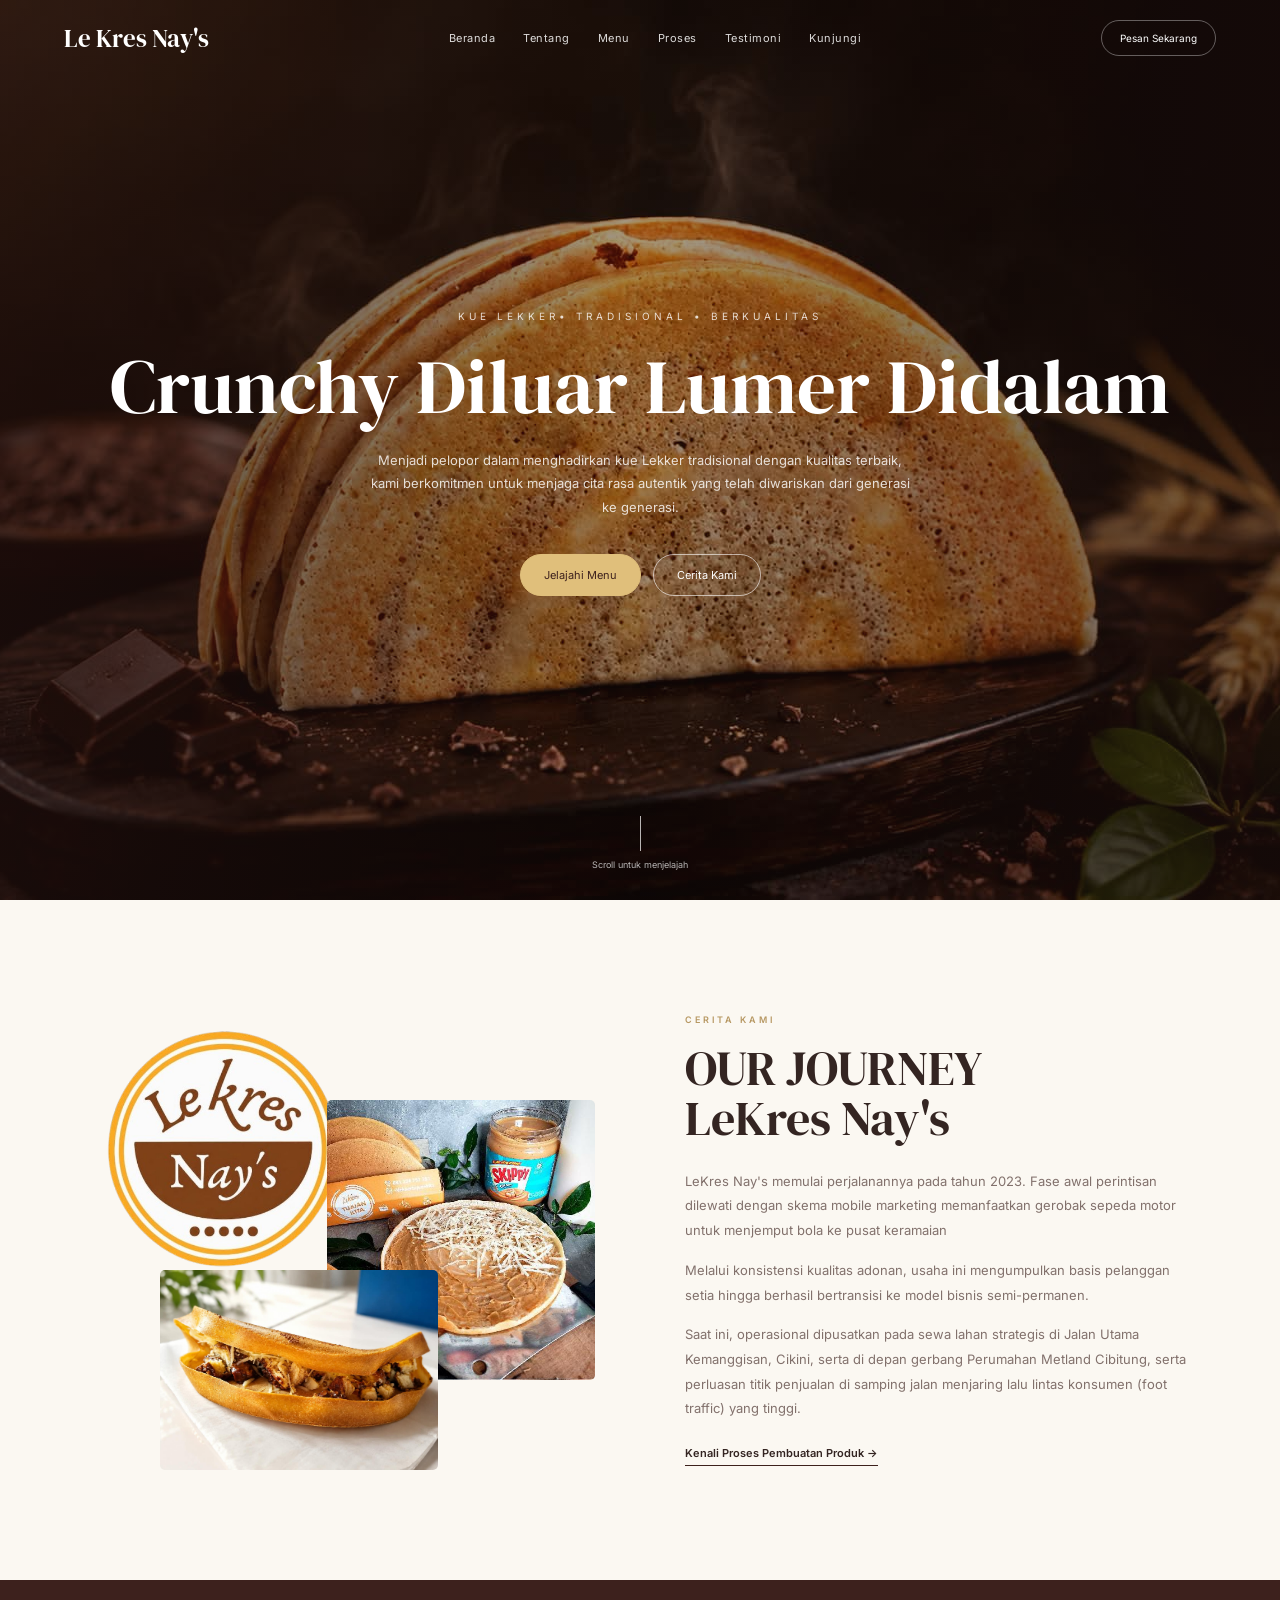
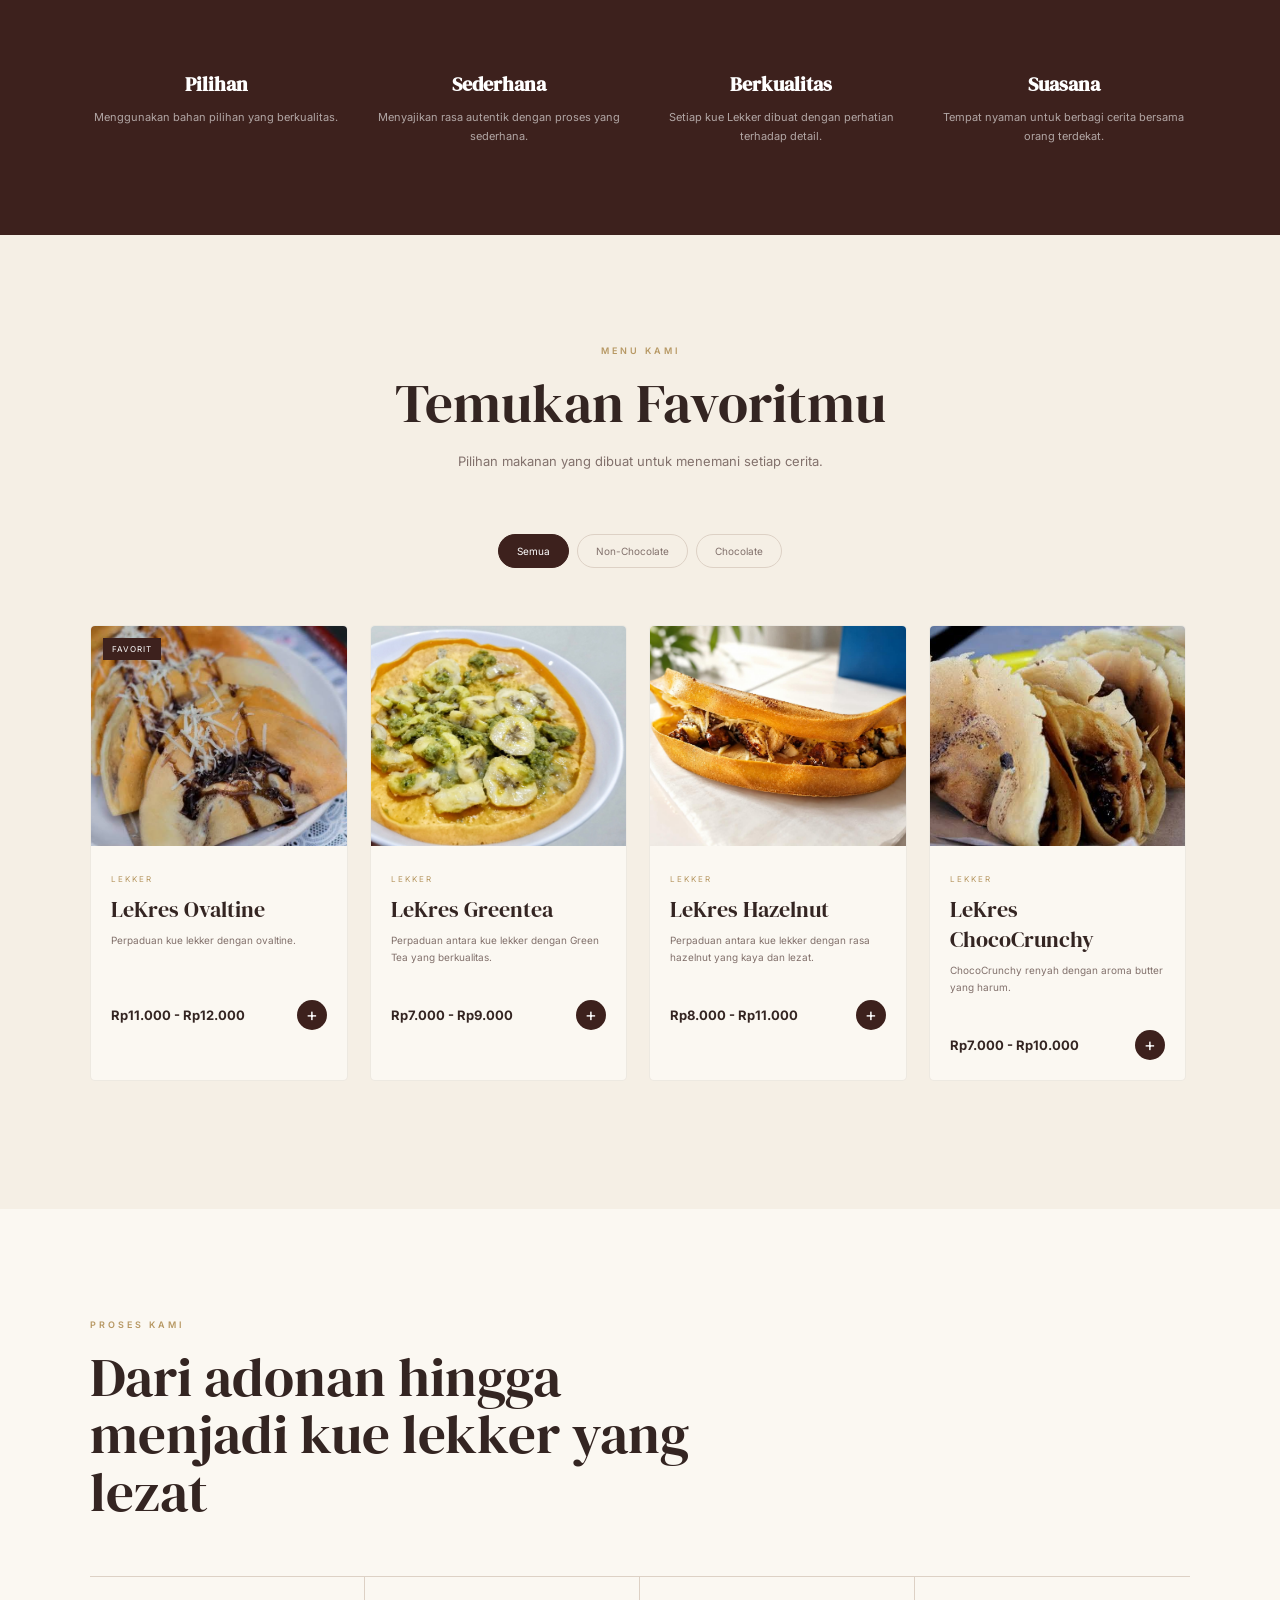
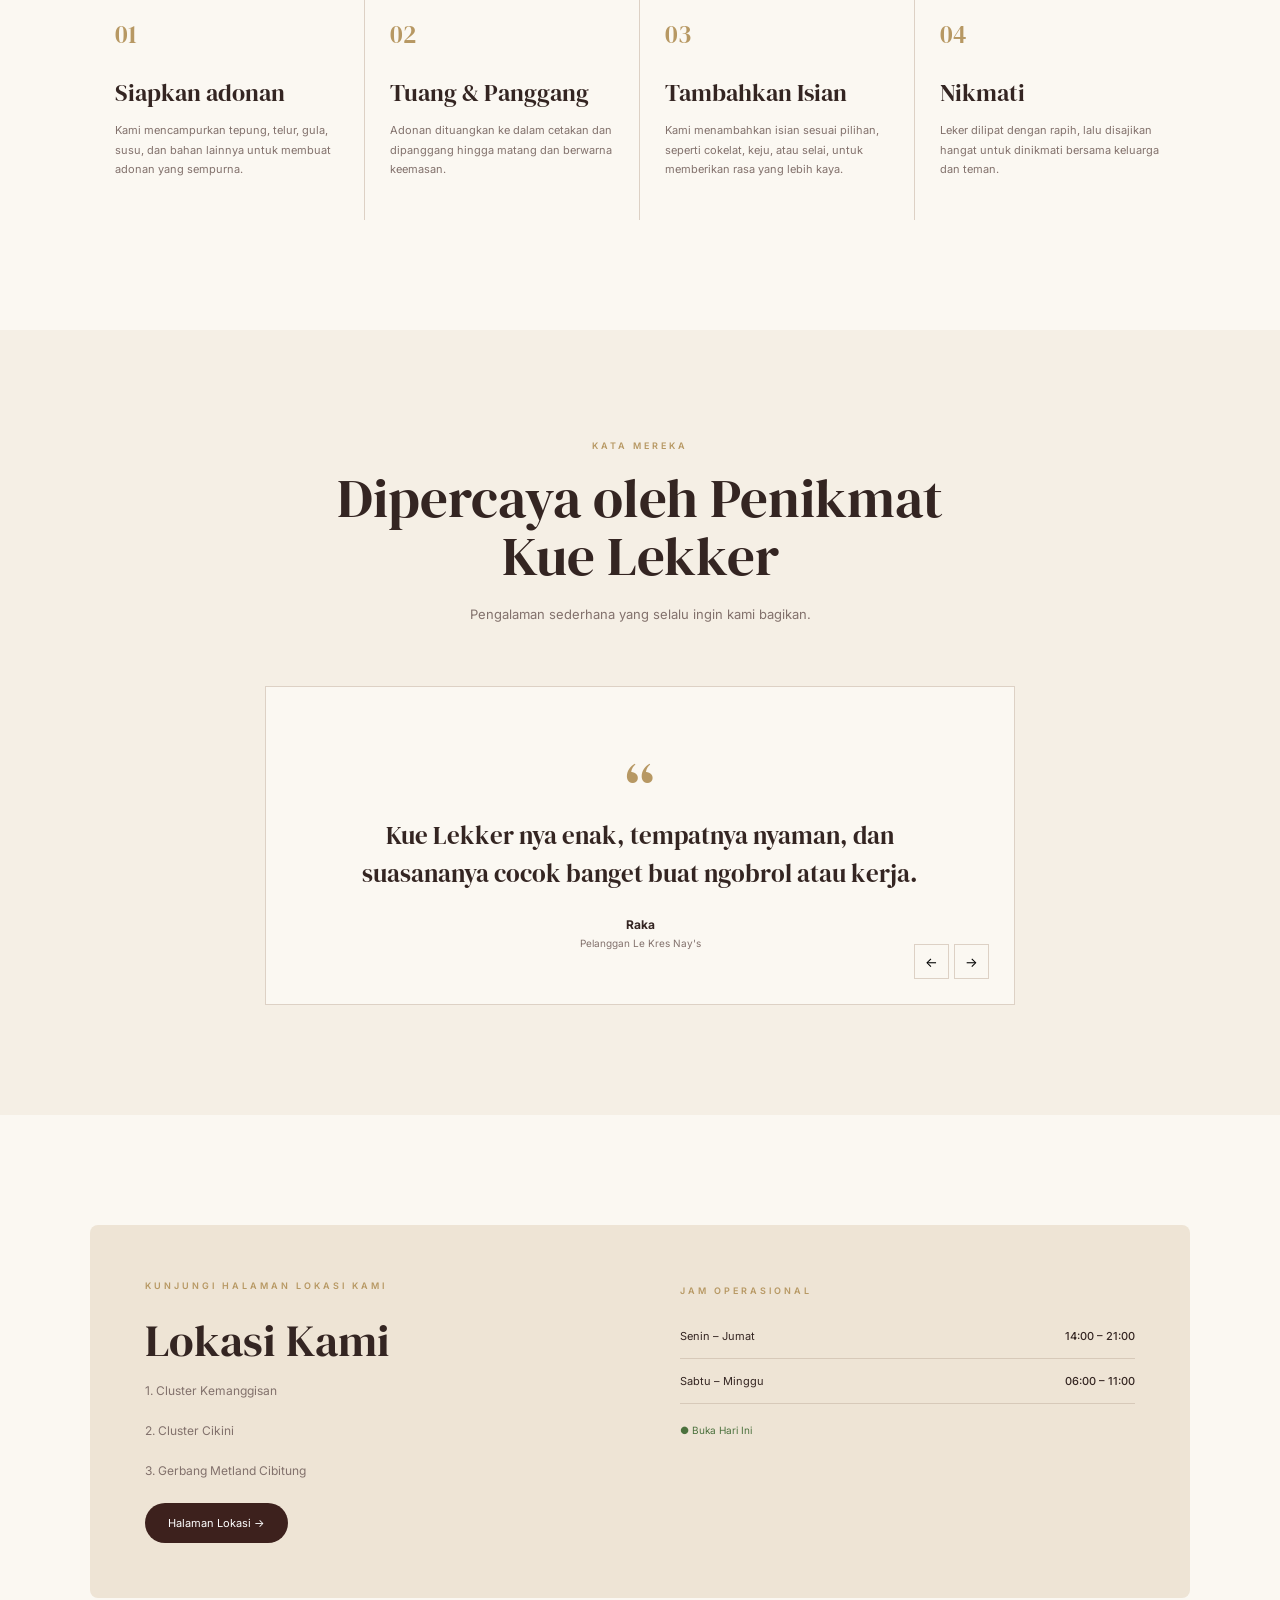
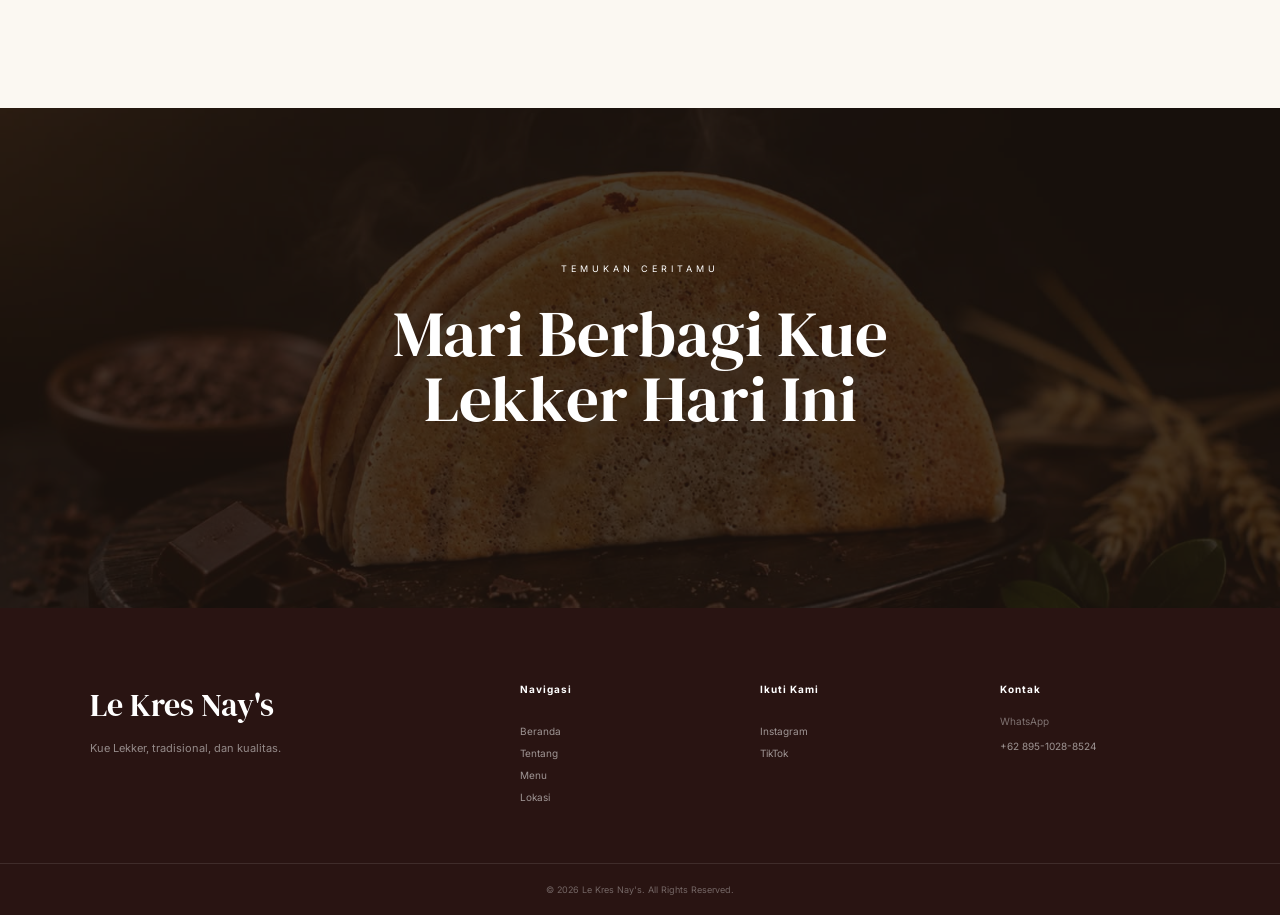
<file: index.html>
<!DOCTYPE html>
<html lang="id">
<head>
    <meta charset="UTF-8">
    <meta name="viewport" content="width=device-width, initial-scale=1.0">

    <title>Le kres Nay's | Profile & Menu</title>

    <link rel="preconnect" href="https://fonts.googleapis.com">
    <link rel="preconnect" href="https://fonts.gstatic.com" crossorigin>
    <link rel="shortcut icon" href="images/logo.png" type="image/x-icon">

    <link href="https://fonts.googleapis.com/css2?family=DM+Serif+Display&family=Inter:wght@300;400;500;600;700&display=swap" rel="stylesheet">

    <link rel="stylesheet" href="style.css">
</head>

<body>

    <!-- LOADING -->
    <div class="loader" id="loader">
        <div class="loader-logo"><img src="images/logo.png" alt=""></div>
        <h2>LeKresNay's</h2>
    </div>


    <!-- NAVBAR -->
    <header class="navbar" id="navbar">

        <div class="nav-container">

            <a href="#home" class="logo">
                Le Kres Nay's
            </a>

            <nav class="nav-menu">

                <a href="#home">Beranda</a>
                <a href="#tentang">Tentang</a>
                <a href="#menu">Menu</a>
                <a href="#proses">Proses</a>
                <a href="#testimoni">Testimoni</a>
                <a href="#lokasi">Kunjungi</a>

            </nav>

            <a href="#menu" class="nav-button">
                Pesan Sekarang
            </a>

            <button class="menu-toggle" id="menuToggle" aria-label="Buka menu" aria-expanded="false" aria-controls="mobileMenu">
                <span class="menu-toggle-bar"></span>
                <span class="menu-toggle-bar"></span>
                <span class="menu-toggle-bar"></span>
            </button>

        </div>

    </header>

    <!-- MOBILE MENU OVERLAY -->
    <div class="mobile-menu-overlay" id="mobileMenuOverlay"></div>

    <!-- MOBILE MENU -->
    <div class="mobile-menu" id="mobileMenu">

        <a href="#home">Beranda</a>
        <a href="#tentang">Tentang</a>
        <a href="#menu">Menu</a>
        <a href="#proses">Proses</a>
        <a href="#testimoni">Testimoni</a>
        <a href="#lokasi">Kunjungi</a>

    </div>


    <!-- HERO -->
    <section class="hero" id="home">

        <div class="hero-overlay"></div>

        <div class="hero-content">

            <span class="hero-small">
                KUE LEKKER• TRADISIONAL • BERKUALITAS
            </span>

            <h1>
                Crunchy Diluar Lumer Didalam
            </h1>

            <p>
                Menjadi pelopor dalam menghadirkan kue Lekker tradisional dengan kualitas terbaik, kami berkomitmen untuk menjaga cita rasa autentik yang telah diwariskan dari generasi ke generasi.
            </p>

            <div class="hero-buttons">

                <a href="#menu" class="btn btn-primary">
                    Jelajahi Menu
                </a>

                <a href="#tentang" class="btn btn-outline">
                    Cerita Kami
                </a>

            </div>

        </div>

        <div class="scroll-down">
            <span></span>
            Scroll untuk menjelajah
        </div>

    </section>


    <!-- STORY -->
    <section class="story section" id="tentang">

        <div class="container">

            <div class="story-images reveal">

                <img src="images/logo.png" alt="Kopi">

                <img src="images/Lekres Skippy.jpeg" alt="Biji Kopi">

                <img src="images/lekerpisang.jpeg" alt="Le Kres Nay's">

            </div>


            <div class="story-content reveal">

                <span class="section-label">
                    CERITA KAMI
                </span>

                <h2>
                    OUR JOURNEY
                    <br>
                 LeKres Nay's
                </h2>

                <p>
                    LeKres Nay's memulai perjalanannya pada tahun 2023. Fase awal perintisan dilewati dengan skema mobile marketing memanfaatkan gerobak sepeda motor untuk menjemput bola ke pusat keramaian
                </p>
                <p>
                    Melalui konsistensi kualitas adonan, usaha ini mengumpulkan basis pelanggan setia hingga berhasil bertransisi ke model bisnis semi-permanen.
                </p>
                <p>
                    Saat ini, operasional dipusatkan pada sewa lahan strategis di Jalan Utama Kemanggisan, Cikini, serta di depan gerbang Perumahan Metland Cibitung, serta perluasan titik penjualan di samping jalan menjaring lalu lintas konsumen (foot traffic) yang tinggi.
                </p>
                <a href="#proses" class="text-link">
                    Kenali Proses Pembuatan Produk →
                </a>

            </div>

        </div>

    </section>


    <!-- VALUES -->
    <section class="values">

        <div class="container">

            <div class="value-grid">

                <div class="value-item reveal">
                    <h3>Pilihan</h3>

                    <p>
                        Menggunakan bahan pilihan
                        yang berkualitas.
                    </p>

                </div>


                <div class="value-item reveal">
                    <h3>Sederhana</h3>

                    <p>
                        Menyajikan rasa autentik dengan
                        proses yang sederhana.
                    </p>

                </div>


                <div class="value-item reveal">
                    <h3>Berkualitas</h3>

                    <p>
                        Setiap kue Lekker dibuat dengan
                        perhatian terhadap detail.
                    </p>

                </div>


                <div class="value-item reveal">
                    <h3>Suasana</h3>

                    <p>
                        Tempat nyaman untuk berbagi
                        cerita bersama orang terdekat.
                    </p>

                </div>

            </div>

        </div>

    </section>


    <!-- MENU -->
    <section class="menu-section section" id="menu">

        <div class="container">

            <div class="section-heading reveal">

                <span class="section-label">
                    MENU KAMI
                </span>

                <h2>
                    Temukan Favoritmu
                </h2>

                <p>
                    Pilihan makanan yang
                    dibuat untuk menemani setiap cerita.
                </p>

            </div>


            <div class="filter-buttons">

                <button class="filter active" data-filter="all">
                    Semua
                </button>

                <button class="filter" data-filter="non-chocolate">
                    Non-Chocolate
                </button>

                <button class="filter" data-filter="Chocolate">
                    Chocolate
                </button>

            </div>


            <div class="product-grid">


                <!-- PRODUK 1 -->
                <div class="product-card reveal" data-category="Chocolate">

                    <div class="product-image">

                        <img src="images/lakers3.jpeg" alt="Ovaltine">

                        <span class="product-tag">
                            FAVORIT
                        </span>

                    </div>

                    <div class="product-info">

                        <span>LEKKER</span>

                        <h3>LeKres Ovaltine</h3>

                        <p>
                            Perpaduan kue lekker
                            dengan ovaltine.
                        </p>

                        <div class="product-bottom">

                            <strong>
                               Rp11.000 - Rp12.000
                            </strong>

                            <button
                                class="order-btn"
                                data-product="LeKres Ovaltine">
                                +
                            </button>

                        </div>

                    </div>

                </div>


                <!-- PRODUK 2 -->
                <div class="product-card reveal" data-category="non-chocolate">

                    <div class="product-image">

                        <img src="images/greentea.jpeg" alt="Greentea">

                    </div>

                    <div class="product-info">

                        <span>LEKKER</span>

                        <h3>LeKres Greentea</h3>

                        <p>
                            Perpaduan antara kue lekker dengan Green Tea yang berkualitas.
                        </p>

                        <div class="product-bottom">

                            <strong>
                                Rp7.000 - Rp9.000
                            </strong>

                            <button
                                class="order-btn"
                                data-product="LeKres Greentea">
                                +
                            </button>

                        </div>

                    </div>

                </div>


                <!-- PRODUK 3 -->
                <div class="product-card reveal" data-category="Chocolate">

                    <div class="product-image">

                        <img src="images/lekerpisang.jpeg" alt="Hazelnut">

                    </div>

                    <div class="product-info">

                        <span>LEKKER</span>

                        <h3>LeKres Hazelnut</h3>

                        <p>
                            Perpaduan antara kue lekker dengan rasa hazelnut yang kaya dan lezat.
                        </p>

                        <div class="product-bottom">

                            <strong>
                                Rp8.000 - Rp11.000
                            </strong>

                            <button
                                class="order-btn"
                                data-product="LeKres Hazelnut">
                                +
                            </button>

                        </div>

                    </div>

                </div>


                <!-- PRODUK 4 -->
                <div class="product-card reveal" data-category="Chocolate">

                    <div class="product-image">

                        <img src="images/lakers1.jpeg" alt="ChocoCrunchy">

                    </div>

                    <div class="product-info">

                        <span>LEKKER</span>

                        <h3>LeKres ChocoCrunchy</h3>

                        <p>
                            ChocoCrunchy renyah dengan aroma
                            butter yang harum.
                        </p>

                        <div class="product-bottom">

                            <strong>
                                Rp7.000 - Rp10.000
                            </strong>

                            <button
                                class="order-btn"
                                data-product="LeKres ChocoCrunchy">
                                +
                            </button>

                        </div>

                    </div>

                </div>

                <!-- PRODUK 5 -->
                <div class="product-card reveal" data-category="non-chocolate">

                    <div class="product-image">

                        <img src="images/vanilla.jpeg" alt="Vanilla">

                    </div>

                    <div class="product-info">

                        <span>LEKKER</span>

                        <h3>LeKres Vanilla</h3>

                        <p>
                            Manis, lembut, dan harum dengan rasa vanilla yang klasik.
                        </p>

                        <div class="product-bottom">

                            <strong>
                               Rp7.000 - 8.000
                            </strong>

                            <button
                                class="order-btn"
                                data-product="LeKres Vanilla">
                                +
                            </button>

                        </div>

                    </div>

                </div>

                <!-- PRODUK 6 -->
                <div class="product-card reveal" data-category="non-chocolate">

                    <div class="product-image">

                        <img src="images/LeKres Tiramisu.jpeg" alt="Tiramisu">

                    </div>

                    <div class="product-info">

                        <span>LEKKER</span>

                        <h3>LeKres Tiramisu</h3>

                        <p>
                           Creamy dengan perpaduan manis dan sedikit pahit khas kopi yang bikin rasanya lebih rich.
                        </p>

                        <div class="product-bottom">

                            <strong>
                                Rp6.000 - Rp9.000
                            </strong>

                            <button
                                class="order-btn"
                                data-product="LeKres Tiramisu">
                                +
                            </button>

                        </div>

                    </div>

                </div>

                 <!-- PRODUK 7 -->
                <div class="product-card reveal" data-category="non-chocolate">

                    <div class="product-image">

                        <img src="images/pistacio.jpeg" alt="Pistachio">

                    </div>

                    <div class="product-info">

                        <span>LEKKER</span>

                        <h3>LeKres Pistachio</h3>

                        <p>
                            Perpaduan antara kue lekker dengan Pistachio berkualitas.
                        </p>

                        <div class="product-bottom">

                            <strong>
                                Rp8.000 - Rp9.000
                            </strong>

                            <button
                                class="order-btn"
                                data-product="LeKres Pistachio">
                                +
                            </button>

                        </div>

                    </div>

                </div>
                <!-- PRODUK 8 -->
                <div class="product-card reveal" data-category="non-chocolate">

                    <div class="product-image">

                        <img src="images/LeKres Strawberry.jpeg" alt="Strawberry">

                    </div>

                    <div class="product-info">

                        <span>LEKKER</span>

                        <h3>LeKres Strawberry</h3>

                        <p>
                            Manis dan fruity dengan sedikit rasa asam yang segar dan bikin nggak gampang enek.
                        </p>

                        <div class="product-bottom">

                            <strong>
                                Rp5.000 - Rp6.000
                            </strong>

                            <button
                                class="order-btn"
                                data-product="LeKres Strawberry">
                                +
                            </button>

                        </div>

                    </div>

                </div>

                 <!-- PRODUK 9 -->
                <div class="product-card reveal" data-category="non-chocolate">

                    <div class="product-image">

                        <img src="images/LeKres Blueberry.jpeg" alt="Blueberry">

                    </div>

                    <div class="product-info">

                        <span>LEKKER</span>

                        <h3>LeKres Blueberry</h3>

                        <p>
                            Perpaduan antara kue lekker dengan Blueberry berkualitas.
                        </p>

                        <div class="product-bottom">

                            <strong>
                                Rp5.000 - Rp6.000
                            </strong>

                            <button
                                class="order-btn"
                                data-product="LeKres Blueberry">
                                +
                            </button>

                        </div>

                    </div>

                </div>

                 <!-- PRODUK 10 -->
                <div class="product-card reveal" data-category="non-chocolate">

                    <div class="product-image">

                        <img src="images/Lekres Skippy.jpeg" alt="Skippy">

                    </div>

                    <div class="product-info">

                        <span>LEKKER</span>

                        <h3>LeKres Skippy</h3>

                        <p>
                            Perpaduan antara kue lekker dengan Skippy berkualitas.
                        </p>

                        <div class="product-bottom">

                            <strong>
                                Rp7.000 - Rp9.000
                            </strong>

                            <button
                                class="order-btn"
                                data-product="LeKres Skippy">
                                +
                            </button>

                        </div>

                    </div>

                </div>

                 <!-- PRODUK 11 -->
                <div class="product-card reveal" data-category="non-chocolate">

                    <div class="product-image">

                        <img src="images/LeKres Biscoff.jpeg" alt="Biscoff">

                    </div>

                    <div class="product-info">

                        <span>LEKKER</span>

                        <h3>LeKres Biscoff</h3>

                        <p>
                           Manis karamel dengan aroma biskuit yang harum dan rasa buttery yang khas.

                        </p>

                        <div class="product-bottom">

                            <strong>
                                Rp10.000 - Rp11.000
                            </strong>

                            <button
                                class="order-btn"
                                data-product="LeKres Biscoff">
                                +
                            </button>

                        </div>

                    </div>

                </div>

                 <!-- PRODUK 12 -->
                <div class="product-card reveal" data-category="non-chocolate">

                    <div class="product-image">

                        <img src="images/chese.jpg" alt="Cheese Crunchy">

                    </div>

                    <div class="product-info">

                        <span>LEKKER</span>

                        <h3>LeKres Cheese Crunchy</h3>

                        <p>
                            Crunchy di luar, cheesy di setiap gigitan .
                        </p>

                        <div class="product-bottom">

                            <strong>
                                Rp7.000 - Rp10.000
                            </strong>

                            <button
                                class="order-btn"
                                data-product="LeKres Cheese Crunchy">
                                +
                            </button>

                        </div>

                    </div>

                </div>

                
            

            </div>

        </div>

    </section>


    <!-- PROCESS -->
    <section class="process section" id="proses">

        <div class="container">

            <div class="process-heading reveal">

                <span class="section-label">
                    PROSES KAMI
                </span>

                <h2>
                    Dari adonan hingga menjadi kue lekker yang lezat
                </h2>

            </div>


            <div class="process-grid">

                <div class="process-item reveal">

                    <div class="process-number">
                        01
                    </div>

                    <h3>Siapkan adonan
                    </h3>

                    <p>
                        Kami mencampurkan tepung, telur, gula, susu, dan bahan lainnya untuk membuat adonan yang sempurna.
                    </p>

                </div>


                <div class="process-item reveal">

                    <div class="process-number">
                        02
                    </div>

                    <h3>Tuang & Panggang</h3>

                    <p>
                        Adonan dituangkan ke dalam cetakan dan dipanggang hingga matang dan berwarna keemasan.
                    </p>

                </div>


                <div class="process-item reveal">

                    <div class="process-number">
                        03
                    </div>

                    <h3>Tambahkan Isian</h3>

                    <p>
                        Kami menambahkan isian sesuai pilihan, seperti cokelat, keju, atau selai, untuk memberikan rasa yang lebih kaya.
                    </p>

                </div>


                <div class="process-item reveal">

                    <div class="process-number">
                        04
                    </div>

                    <h3>Nikmati</h3>

                    <p>
                       Leker dilipat dengan rapih, lalu disajikan hangat untuk dinikmati bersama keluarga dan teman.
                    </p>

                </div>

            </div>

        </div>

    </section>


    <!-- TESTIMONIAL -->
    <section class="testimonial section" id="testimoni">

        <div class="container">

            <div class="section-heading reveal">

                <span class="section-label">
                    KATA MEREKA
                </span>

                <h2>
                    Dipercaya oleh Penikmat Kue Lekker
                </h2>

                <p>
                    Pengalaman sederhana yang selalu
                    ingin kami bagikan.
                </p>

            </div>


            <div class="testimonial-box reveal">

                <div class="quote">
                    “
                </div>

                <p id="testimonialText">
                    Kue Lekker nya enak, tempatnya nyaman,
                    dan suasananya cocok banget buat
                    ngobrol atau kerja.
                </p>

                <div class="customer">

                    <strong id="customerName">
                        Raka
                    </strong>

                    <span>
                        Pelanggan Le Kres Nay's
                    </span>

                </div>

                <div class="testimonial-controls">

                    <button id="prevTestimonial">
                        ←
                    </button>

                    <button id="nextTestimonial">
                        →
                    </button>

                </div>

            </div>

        </div>

    </section>


    <!-- LOCATION -->
    <section class="location section" id="lokasi">

        <div class="container">

            <div class="location-card reveal">

                <div class="location-info">

                    <span class="section-label">
                        KUNJUNGI HALAMAN LOKASI KAMI
                    </span>

                    <h2>
                        Lokasi Kami
                    </h2>

                    <p>
                        <a href="">1. Cluster Kemanggisan</a>
                    </p>
                    <p>
                        <a href="">2. Cluster Cikini</a>
                    </p>
                    <p>
                        <a href="">3. Gerbang Metland Cibitung</a>
                    </p>
              

                    <a
                        href="lokasi.html"
                        target="_blank"
                        class="btn btn-dark">
                        Halaman Lokasi →
                    </a>

                </div>


                <div class="opening-hours">

                    <span class="section-label">
                        JAM OPERASIONAL
                    </span>

                    <div class="hours-row">

                        <span>
                            Senin – Jumat
                        </span>

                        <strong>
                            14:00 – 21:00
                        </strong>

                    </div>

                    <div class="hours-row">

                        <span>
                            Sabtu – Minggu
                        </span>

                        <strong>
                            06:00 – 11:00
                        </strong>

                    </div>

                    <span class="open-status">
                        ● Buka Hari Ini
                    </span>

                </div>

            </div>

        </div>

    </section>


    <!-- CTA -->
    <section class="cta">

        <div class="cta-overlay"></div>

        <div class="cta-content reveal">

            <span>
                TEMUKAN CERITAMU
            </span>

            <h2>
                Mari Berbagi
                Kue Lekker Hari Ini
            </h2>

    
        </div>

    </section>


    <!-- FOOTER -->
    <footer>


        <div class="container footer-container">

            <div class="footer-brand">

                <h2>Le Kres Nay's</h2>

                <p>
                    Kue Lekker, tradisional, dan kualitas.
                </p>

            </div>


            <div class="footer-links">

                <h4>Navigasi</h4>

                <a href="#home">Beranda</a>
                <a href="#tentang">Tentang</a>
                <a href="#menu">Menu</a>
                <a href="#lokasi">Lokasi</a>

            </div>


            <div class="footer-links">

                <h4>Ikuti Kami</h4>

                <a href="https://www.instagram.com/lekres_nays?utm_source=ig_web_button_share_sheet&stkn=ZDNlZDc0MzIxNw==">
                    Instagram
                </a>

                <a href="https://www.tiktok.com/@lekker_metlandcibitung">
                    TikTok
                </a>

            </div>


            <div class="footer-contact">

                <h4>Kontak</h4>

                <p>
                    WhatsApp
                </p>

                <a href="https://wa.me/6289510288524">
                    +62 895-1028-8524
                </a>

            </div>

        </div>


        <div class="copyright">

            © <span id="year"></span> Le Kres Nay's.
            All Rights Reserved.

        </div>

    </footer>


    <!-- ORDER MODAL -->
    <div class="modal" id="orderModal">

        <div class="modal-content">

            <button class="close-modal" id="closeModal">
                ×
            </button>

            <span class="section-label">
                PESAN SEKARANG
            </span>

            <h2 id="selectedProduct">
                Produk
            </h2>

            <p>
                Pesan melalui WhatsApp dan
                kami akan segera memproses pesanan Anda.
            </p>

            <a
                id="whatsappButton"
                href="#"
                target="_blank"
                class="btn btn-primary">
                Pesan via WhatsApp
            </a>

        </div>

    </div>


    <script src="script.js"></script>

</body>
</html>
</file>
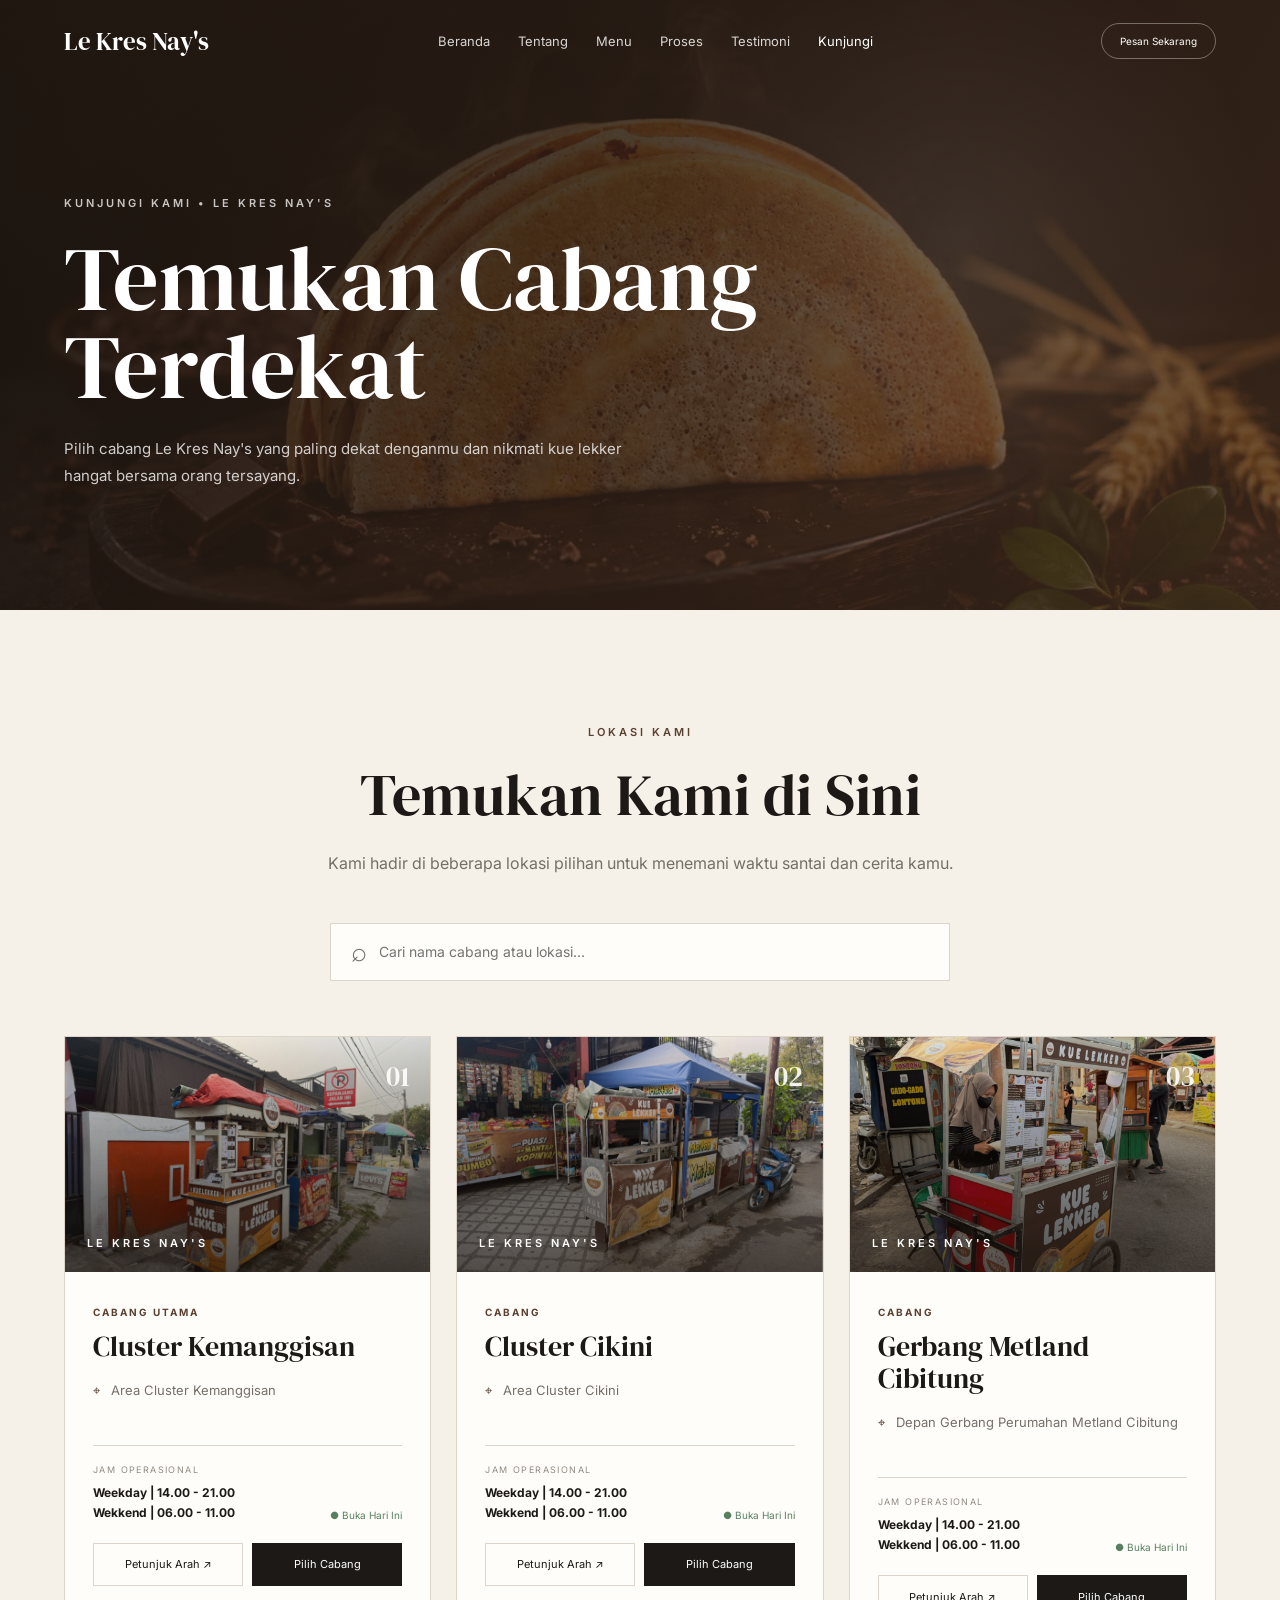
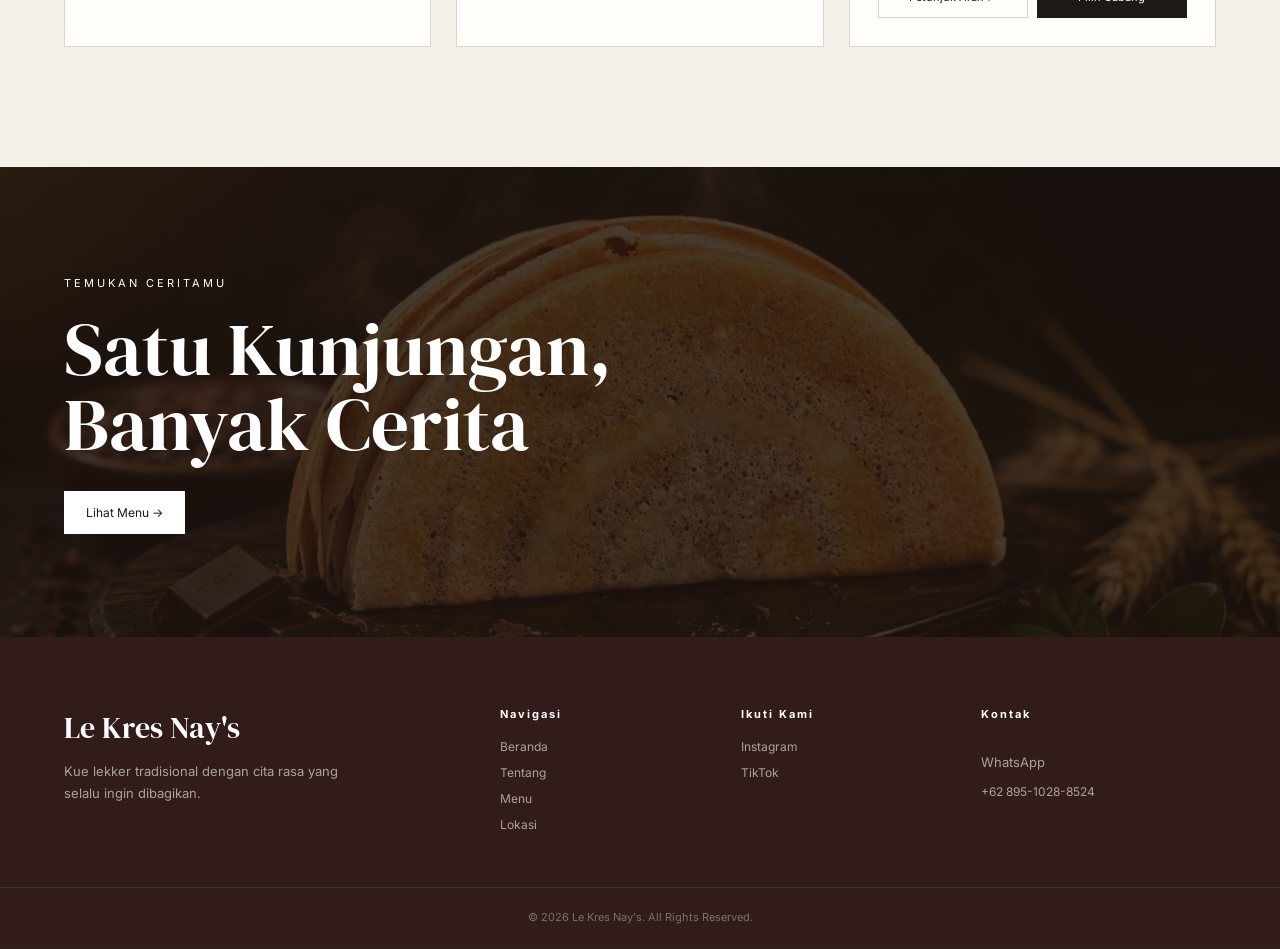
<file: lokasi.html>
<!DOCTYPE html>
<html lang="id">
<head>
    <meta charset="UTF-8">
    <meta name="viewport" content="width=device-width, initial-scale=1.0">
    <title>Le Kres Nay's | Lokasi</title>
    <link rel="shortcut icon" href="images/logo.png" type="image/x-icon">

    <link rel="preconnect" href="https://fonts.googleapis.com">
    <link rel="preconnect" href="https://fonts.gstatic.com" crossorigin>
    <link href="https://fonts.googleapis.com/css2?family=DM+Serif+Display&family=Inter:wght@300;400;500;600;700&display=swap  " rel="stylesheet">
   

    <link rel="stylesheet" href="lokasi.css">
</head>

<body>

    <!-- LOADER -->
    <div class="loader" id="loader">
        <div class="loader-logo">🥞</div>
        <h2>LeKresNay's</h2>
    </div>

    <!-- NAVBAR -->
    <header class="navbar" id="navbar">
        <div class="nav-container">
            <a href="index.html" class="logo">
                Le Kres Nay's</a>

            <nav class="nav-menu">
                <a href="index.html">Beranda</a>
                <a href="index.html#tentang">Tentang</a>
                <a href="index.html#menu">Menu</a>
                <a href="index.html#proses">Proses</a>
                <a href="index.html#testimoni">Testimoni</a>
                <a href="lokasi.html" class="active">Kunjungi</a>
            </nav>

            <a href="index.html#menu" class="nav-button">Pesan Sekarang</a>

            <button class="menu-toggle" id="menuToggle" aria-label="Buka menu" aria-expanded="false" aria-controls="mobileMenu">
                <span class="menu-toggle-bar"></span>
                <span class="menu-toggle-bar"></span>
                <span class="menu-toggle-bar"></span>
            </button>
        </div>
    </header>

    <!-- MOBILE MENU OVERLAY -->
    <div class="mobile-menu-overlay" id="mobileMenuOverlay"></div>

    <!-- MOBILE MENU -->
    <div class="mobile-menu" id="mobileMenu">
        <a href="index.html">Beranda</a>
        <a href="index.html#tentang">Tentang</a>
        <a href="index.html#menu">Menu</a>
        <a href="index.html#proses">Proses</a>
        <a href="index.html#testimoni">Testimoni</a>
        <a href="lokasi.html">Kunjungi</a>
    </div>

    <!-- HERO -->
    <section class="location-hero">
        <div class="hero-overlay"></div>

        <div class="hero-content reveal">
            <span class="hero-small">KUNJUNGI KAMI • LE KRES NAY'S</span>
            <h1>Temukan Cabang<br>Terdekat</h1>
            <p>
                Pilih cabang Le Kres Nay's yang paling dekat denganmu
                dan nikmati kue lekker hangat bersama orang tersayang.
            </p>
        </div>
    </section>

    <!-- LOCATION SECTION -->
    <main class="location-section" id="location">
        <div class="container">

            <div class="section-heading reveal">
                <span class="section-label">LOKASI KAMI</span>
                <h2>Temukan Kami di Sini</h2>
                <p>
                    Kami hadir di beberapa lokasi pilihan untuk menemani
                    waktu santai dan cerita kamu.
                </p>
            </div>

            <!-- SEARCH -->
            <div class="search-wrapper reveal">
                <span>⌕</span>
                <input
                    type="text"
                    id="searchInput"
                    placeholder="Cari nama cabang atau lokasi..."
                    autocomplete="off"
                >
            </div>

            <div class="location-grid" id="locationGrid">

                <!-- CABANG 1 -->
                <article class="location-card reveal"
                    data-search="kemanggisan cluster kemanggisan jakarta barat">

                    <div class="location-image image-one">
                        <div class="image-number">01</div>
                        <span>LE KRES NAY'S</span>
                    </div>

                    <div class="location-content">
                        <span class="location-type">CABANG UTAMA</span>
                        <h3>Cluster Kemanggisan</h3>

                        <p class="location-address">
                            <span>⌖</span>
                            Area Cluster Kemanggisan
                        </p>

                        <div class="location-meta">
                            <div>
                                <small>JAM OPERASIONAL</small>
                                  <strong>Weekday | 14.00 - 21.00 </strong>
                                <br>
                                <strong>Wekkend | 06.00 - 11.00 </strong>
                            </div>

                            <span class="status">
                                ● Buka Hari Ini
                            </span>
                        </div>

                        <div class="card-buttons">
                            <a class="direction-btn"
                               href="https://maps.app.goo.gl/TEEHR6pWvs3c4GeZ6?g_st=ic"
                               target="_blank">
                                Petunjuk Arah ↗
                            </a>

                            <button class="choose-btn"
                                data-branch="Cluster Kemanggisan">
                                Pilih Cabang
                            </button>
                        </div>
                    </div>
                </article>

                <!-- CABANG 2 -->
                <article class="location-card reveal"
                    data-search="cikini cluster cikini jakarta pusat">

                    <div class="location-image image-two">
                        <div class="image-number">02</div>
                        <span>LE KRES NAY'S</span>
                    </div>

                    <div class="location-content">
                        <span class="location-type">CABANG</span>
                        <h3>Cluster Cikini</h3>

                        <p class="location-address">
                            <span>⌖</span>
                            Area Cluster Cikini
                        
                        </p>

                        <div class="location-meta">
                            <div>
                                <small>JAM OPERASIONAL</small>
                                <strong>Weekday | 14.00 - 21.00 </strong>
                                <br>
                                <strong>Wekkend | 06.00 - 11.00 </strong>
                            </div>

                            <span class="status">
                                ● Buka Hari Ini
                            </span>
                        </div>

                        <div class="card-buttons">
                            <a class="direction-btn"
                               href="https://maps.app.goo.gl/SkEM48FFz6s1GkQP8?g_st=aw"
                               target="_blank">
                                Petunjuk Arah ↗
                            </a>

                            <button class="choose-btn"
                                data-branch="Cluster Cikini">
                                Pilih Cabang
                            </button>
                        </div>
                    </div>
                </article>

                <!-- CABANG 3 -->
                <article class="location-card reveal"
                    data-search="metland cibitung gerbang perumahan metland cibitung bekasi">

                    <div class="location-image image-three">
                        <div class="image-number">03</div>
                        <span>LE KRES NAY'S</span>
                    </div>

                    <div class="location-content">
                        <span class="location-type">CABANG</span>
                        <h3>Gerbang Metland Cibitung</h3>

                        <p class="location-address">
                            <span>⌖</span>
                            Depan Gerbang Perumahan Metland Cibitung
                        </p>

                        <div class="location-meta">
                            <div>
                                <small>JAM OPERASIONAL</small>
                                <strong>Weekday | 14.00 - 21.00 </strong>
                                <br>
                                <strong>Wekkend | 06.00 - 11.00 </strong>
                            </div>

                            <span class="status">
                                ● Buka Hari Ini
                            </span>
                        </div>

                        <div class="card-buttons">
                            <a class="direction-btn"
                               href="https://maps.app.goo.gl/vREAKmpKPZRWztYz6?g_st=ic"
                               target="_blank">
                                Petunjuk Arah ↗
                            </a>

                            <button class="choose-btn"
                                data-branch="Gerbang Metland Cibitung">
                                Pilih Cabang
                            </button>
                        </div>
                    </div>
                </article>

            </div>

            <div class="not-found" id="notFound">
                <span>⌕</span>
                <h3>Lokasi tidak ditemukan</h3>
                <p>Coba gunakan nama cabang atau lokasi lainnya.</p>
            </div>

        </div>
    </main>

    <!-- CTA -->
    <section class="location-cta">
        <div class="cta-overlay"></div>

        <div class="cta-content reveal">
            <span>TEMUKAN CERITAMU</span>
            <h2>Satu Kunjungan,<br>Banyak Cerita</h2>
            <a href="index.html#menu" class="btn-light">Lihat Menu →</a>
        </div>
    </section>

    <!-- FOOTER -->
    <footer>
        <div class="container footer-container">

            <div class="footer-brand">
                <h2>Le Kres Nay's</h2>
                <p>Kue lekker tradisional dengan cita rasa yang selalu ingin dibagikan.</p>
            </div>

            <div class="footer-links">
                <h4>Navigasi</h4>
                <a href="index.html">Beranda</a>
                <a href="index.html#tentang">Tentang</a>
                <a href="index.html#menu">Menu</a>
                <a href="#location">Lokasi</a>
            </div>

            <div class="footer-links">
                <h4>Ikuti Kami</h4>
                <a href="https://www.instagram.com/lekres_nays/" target="_blank">Instagram</a>
                <a href="https://www.tiktok.com/@lekker_metlandcibitung" target="_blank">TikTok</a>
            </div>

            <div class="footer-contact">
                <h4>Kontak</h4>
                <p>WhatsApp</p>
                <a href="https://wa.me/6289510288524" target="_blank">
                    +62 895-1028-8524
                </a>
            </div>

        </div>

        <div class="copyright">
            © <span id="year"></span> Le Kres Nay's. All Rights Reserved.
        </div>
    </footer>

    <!-- BRANCH MODAL -->
    <div class="modal" id="branchModal">
        <div class="modal-content">
            <button class="close-modal" id="closeModal">×</button>

            <span class="section-label">CABANG DIPILIH</span>
            <h2 id="selectedBranch">Cluster Kemanggisan</h2>

            <p>
                Cabang ini telah dipilih. Kamu bisa melanjutkan
                untuk melihat menu dan melakukan pemesanan.
            </p>

            <div class="modal-buttons">
                <a href="index.html#menu" class="modal-primary">
                    Lihat Menu →
                </a>

                <button id="saveBranch" class="modal-secondary">
                    Simpan Pilihan
                </button>
            </div>
        </div>
    </div>

    <script src="lokasi.js"></script>
</body>
</html>
</file>
<file: style.css>
:root {
    --brown: #3d211d;
    --brown-dark: #291412;
    --cream: #f5efe5;
    --cream-light: #fbf8f2;
    --text: #342522;
    --muted: #82716c;
    --line: #ddd1c5;
    --gold: #b79863;

    --serif: "DM Serif Display", serif;
    --sans: "Inter", sans-serif;
}

* {
    margin: 0;
    padding: 0;
    box-sizing: border-box;
}

html {
    scroll-behavior: smooth;
}

body {
    background: var(--cream-light);
    color: var(--text);
    font-family: var(--sans);
    overflow-x: hidden;
}

a {
    color: inherit;
    text-decoration: none;
}

button {
    font-family: inherit;
}

img {
    display: block;
    width: 100%;
}


/* =========================
   LOADER
========================= */

.loader {
    position: fixed;
    inset: 0;
    background: var(--brown);
    z-index: 9999;

    display: flex;
    justify-content: center;
    align-items: center;
    flex-direction: column;

    color: white;

    transition:
        opacity .7s ease,
        visibility .7s ease;
}

.loader.hide {
    opacity: 0;
    visibility: hidden;
}

.loader-logo {
    font-size: 35px;
    margin-bottom: 15px;
    animation: lekkers 1.5s infinite;
    width: 65px;
    height: 65px;
}

.loader h2 {
    font-family: var(--serif);
    font-size: 30px;
}

@keyframes lekkers {

    0%,
    100% {
        transform: translateY(0);
    }

    50% {
        transform: translateY(-8px);
    }
}


/* =========================
   NAVBAR
========================= */

.navbar {
    position: fixed;
    top: 0;
    left: 0;

    width: 100%;

    z-index: 1000;

    color: white;

    transition: .4s ease;
}

.navbar.scrolled {
    background: rgba(41, 20, 18, .96);
    backdrop-filter: blur(12px);
}

.nav-container {
    width: min(1180px, 90%);
    margin: auto;

    height: 76px;

    display: flex;
    align-items: center;
    justify-content: space-between;
}

.logo {
    display: flex;
    align-items: center;
    gap: 10px;

    font-family: var(--serif);
    font-size: 25px;
}


.nav-menu {
    display: flex;
    gap: 28px;

    font-size: 11px;
    letter-spacing: .5px;
}

.nav-menu a {
    opacity: .85;
    transition: .3s;
}

.nav-menu a:hover {
    opacity: 1;
    color: #e5c88d;
}

.nav-button {
    border: 1px solid rgba(255,255,255,.35);

    padding: 11px 18px;

    border-radius: 30px;

    font-size: 10px;

    transition: .3s;
}

.nav-button:hover {
    background: white;
    color: var(--brown);
}

.menu-toggle {
    display: none;

    flex-direction: column;
    justify-content: center;
    align-items: center;
    gap: 5px;

    width: 38px;
    height: 38px;

    border: 0;
    background: transparent;
    color: white;

    cursor: pointer;
    z-index: 1001;
    position: relative;
}

.menu-toggle-bar {
    width: 22px;
    height: 2px;

    background: white;
    border-radius: 2px;

    transition: transform .35s cubic-bezier(.4,0,.2,1),
                opacity .25s ease,
                background .3s ease;
}

.menu-toggle.active .menu-toggle-bar:nth-child(1) {
    transform: translateY(7px) rotate(45deg);
}

.menu-toggle.active .menu-toggle-bar:nth-child(2) {
    opacity: 0;
    transform: scaleX(0);
}

.menu-toggle.active .menu-toggle-bar:nth-child(3) {
    transform: translateY(-7px) rotate(-45deg);
}


/* =========================
   MOBILE MENU
========================= */

.mobile-menu-overlay {
    position: fixed;
    inset: 0;

    background: rgba(20, 12, 10, .55);
    backdrop-filter: blur(2px);

    z-index: 998;

    opacity: 0;
    visibility: hidden;
    transition: opacity .35s ease, visibility .35s ease;
}

.mobile-menu-overlay.active {
    opacity: 1;
    visibility: visible;
}

.mobile-menu {
    position: fixed;
    top: 76px;
    left: 0;

    width: 100%;

    background: var(--brown);

    z-index: 999;

    padding: 10px 25px 25px;

    display: flex;
    flex-direction: column;

    color: white;

    transform: translateY(-16px);
    opacity: 0;
    visibility: hidden;
    pointer-events: none;

    transition: transform .35s cubic-bezier(.4,0,.2,1),
                opacity .3s ease,
                visibility .35s ease;
}

.mobile-menu.active {
    transform: translateY(0);
    opacity: 1;
    visibility: visible;
    pointer-events: auto;
}

.mobile-menu a {
    display: block;

    padding: 14px 4px;

    font-size: 14px;

    border-bottom: 1px solid rgba(255,255,255,.12);

    opacity: 0;
    transform: translateY(-8px);
    transition: opacity .35s ease, transform .35s ease;
}

.mobile-menu.active a {
    opacity: 1;
    transform: translateY(0);
}

.mobile-menu.active a:nth-child(1) { transition-delay: .06s; }
.mobile-menu.active a:nth-child(2) { transition-delay: .11s; }
.mobile-menu.active a:nth-child(3) { transition-delay: .16s; }
.mobile-menu.active a:nth-child(4) { transition-delay: .21s; }
.mobile-menu.active a:nth-child(5) { transition-delay: .26s; }
.mobile-menu.active a:nth-child(6) { transition-delay: .31s; }

.mobile-menu a:last-child {
    border-bottom: none;
}

.mobile-menu a:active {
    color: #e5c88d;
}

body.no-scroll {
    overflow: hidden;
}


/* =========================
   HERO
========================= */

.hero {
    height: 100vh;
    min-height: 650px;

    position: relative;

    display: flex;
    align-items: center;
    justify-content: center;

    background:
        url("images/background.jpeg")
        center/cover no-repeat;
}

.hero-overlay {
    position: absolute;
    inset: 0;

    background:
        linear-gradient(
            90deg,
            rgba(30,14,12,.78),
            rgba(30,14,12,.4),
            rgba(30,14,12,.65)
        );
}

.hero-content {
    position: relative;

    width: min(1180px, 90%);

    color: white;

    text-align: center;
}

.hero-small {
    font-size: 10px;

    letter-spacing: 4px;

    opacity: .8;
}

.hero h1 {
    font-family: var(--serif);

    font-size: clamp(45px, 6vw, 82px);

    line-height: .98;

    font-weight: 400;

    margin: 25px 0;
}

.hero p {
    max-width: 540px;

    margin: auto;

    line-height: 1.8;

    font-size: 13px;

    opacity: .82;
}
  
.hero-buttons {
    margin-top: 35px;

    display: flex;
    justify-content: center;

    gap: 12px;
}

.btn {
    display: inline-flex;

    align-items: center;
    justify-content: center;

    padding: 13px 23px;

    border-radius: 30px;

    font-size: 11px;

    transition: .3s;
}

.btn-primary {
    background: #e0bf7b;

    color: var(--brown);

    border: 1px solid #e0bf7b;
}

.btn-primary:hover {
    transform: translateY(-3px);
}

.btn-outline {
    border: 1px solid rgba(255,255,255,.6);

    color: white;
}

.btn-outline:hover {
    background: white;
    color: var(--brown);
}

.btn-dark {
    background: var(--brown);
    color: white;
}

.scroll-down {
    position: absolute;

    bottom: 30px;
    left: 50%;

    transform: translateX(-50%);

    color: white;

    font-size: 9px;

    opacity: .7;

    display: flex;
    flex-direction: column;
    align-items: center;

    gap: 8px;
}

.scroll-down span {
    width: 1px;
    height: 35px;
    background: white;
}


/* =========================
   GENERAL
========================= */

.section {
    padding: 110px 0;
}

.container {
    width: min(1100px, 88%);
    margin: auto;
}

.section-label {
    display: block;

    font-size: 9px;

    letter-spacing: 3px;

    color: var(--gold);

    font-weight: 600;

    margin-bottom: 18px;
}

.section-heading {
    text-align: center;

    max-width: 650px;

    margin: 0 auto 60px;
}

.section-heading h2 {
    font-family: var(--serif);

    font-size: clamp(36px, 5vw, 55px);

    font-weight: 400;

    line-height: 1.05;

    margin-bottom: 18px;
}

.section-heading p {
    color: var(--muted);

    line-height: 1.8;

    font-size: 13px;
}


/* =========================
   STORY
========================= */

.story {
    background: var(--cream-light);
}

.story .container {
    display: grid;

    grid-template-columns: 1fr 1fr;

    gap: 90px;

    align-items: center;
}

.story-images {
    position: relative;

    height: 460px;
}

.story-images img {
    position: absolute;

    width: 53%;
    height: 280px;

    object-fit: cover;

    border-radius: 5px;

}

.story-images img:nth-child(1) {
    left: 0;
    top: 0;
}

.story-images img:nth-child(2) {
    right: 0;
    top: 90px;
}

.story-images img:nth-child(3) {
    left: 70px;
    bottom: 0;

    width: 55%;
    height: 200px;
}

.story-content h2 {
    font-family: var(--serif);

    font-size: clamp(35px, 4vw, 48px);

    font-weight: 400;

    line-height: 1.05;

    margin-bottom: 25px;
}

.story-content p {
    font-size: 13px;

    color: var(--muted);

    line-height: 1.9;

    margin-bottom: 15px;
}

.text-link {
    display: inline-block;

    margin-top: 10px;

    font-size: 11px;

    font-weight: 600;

    border-bottom: 1px solid var(--brown);

    padding-bottom: 5px;
}


/* =========================
   VALUES
========================= */

.values {
    background: var(--brown);

    color: white;

    padding: 90px 0;
}

.value-grid {
    display: grid;

    grid-template-columns:
        repeat(4, 1fr);

    gap: 30px;

    text-align: center;
}

.circle-image {
    width: 100px;
    height: 100px;

    border-radius: 50%;

    overflow: hidden;

    margin: 0 auto 20px;

    border: 2px solid rgba(255,255,255,.2);

    padding: 4px;
}

.circle-image img {
    width: 100%;
    height: 100%;

    border-radius: 50%;

    object-fit: cover;
}

.value-item h3 {
    font-family: var(--serif);

    font-size: 20px;

    margin-bottom: 10px;
}

.value-item p {
    font-size: 11px;

    line-height: 1.7;

    color: rgba(255,255,255,.6);
}


/* =========================
   MENU
========================= */

.menu-section {
    background: var(--cream);
}

.filter-buttons {
    display: flex;

    justify-content: center;

    gap: 8px;

    margin-bottom: 45px;
}

.filter {
    border: 1px solid var(--line);

    background: transparent;

    padding: 10px 18px;

    border-radius: 30px;

    font-size: 10px;

    cursor: pointer;

    color: var(--muted);

    transition: .3s;
}

.filter.active,
.filter:hover {
    background: var(--brown);

    color: white;

    border-color: var(--brown);
}

.product-grid {
    display: grid;

    grid-template-columns:
        repeat(4, 1fr);

    gap: 22px;
}

.product-card {
    background: var(--cream-light);

    border-radius: 5px;

    overflow: hidden;

    transition: .4s;

    border: 1px solid rgba(80,50,30,.08);
}

.product-card:hover {
    transform: translateY(-8px);

    box-shadow: 0 20px 40px rgba(50,30,20,.12);
}

.product-card.hidden {
    display: none;
}

.product-image {
    height: 220px;

    position: relative;

    overflow: hidden;
}

.product-image img {
    width: 100%;
    height: 100%;

    object-fit: cover;

    transition: .6s;
}

.product-card:hover img {
    transform: scale(1.06);
}

.product-tag {
    position: absolute;

    top: 12px;
    left: 12px;

    background: var(--brown);

    color: white;

    padding: 6px 9px;

    font-size: 8px;

    letter-spacing: 1px;
}

.product-info {
    padding: 20px;
}

.product-info > span {
    font-size: 8px;

    color: var(--gold);

    letter-spacing: 2px;
}

.product-info h3 {
    font-family: var(--serif);

    font-size: 22px;

    font-weight: 400;

    margin: 8px 0;
}

.product-info p {
    font-size: 10px;

    color: var(--muted);

    line-height: 1.7;

    min-height: 50px;
}

.product-bottom {
    margin-top: 18px;

    display: flex;

    align-items: center;

    justify-content: space-between;
}

.product-bottom strong {
    font-size: 13px;
}

.order-btn {
    width: 30px;
    height: 30px;

    border-radius: 50%;

    border: none;

    background: var(--brown);

    color: white;

    font-size: 18px;

    cursor: pointer;

    transition: .3s;
}

.order-btn:hover {
    transform: rotate(90deg);
}


/* =========================
   PROCESS
========================= */

.process {
    background: var(--cream-light);
}

.process-heading {
    max-width: 600px;

    margin-bottom: 55px;
}

.process-heading h2 {
    font-family: var(--serif);

    font-size: clamp(35px, 5vw, 55px);

    font-weight: 400;

    line-height: 1.05;
}

.process-grid {
    display: grid;

    grid-template-columns:
        repeat(4, 1fr);

    border-top: 1px solid var(--line);
}

.process-item {
    padding: 40px 25px;

    border-right: 1px solid var(--line);
}

.process-item:last-child {
    border-right: none;
}

.process-number {
    font-family: var(--serif);

    color: var(--gold);

    font-size: 25px;

    margin-bottom: 25px;
}

.process-item h3 {
    font-family: var(--serif);

    font-size: 24px;

    font-weight: 400;

    margin-bottom: 12px;
}

.process-item p {
    color: var(--muted);

    font-size: 11px;

    line-height: 1.8;
}


/* =========================
   TESTIMONIAL
========================= */

.testimonial {
    background: var(--cream);
}

.testimonial-box {
    max-width: 750px;

    margin: auto;

    text-align: center;

    position: relative;

    padding: 55px 40px;

    background: var(--cream-light);

    border: 1px solid var(--line);
}

.quote {
    font-family: var(--serif);

    font-size: 70px;

    color: var(--gold);

    height: 55px;
}

.testimonial-box > p {
    font-family: var(--serif);

    font-size: 25px;

    line-height: 1.5;

    margin: 20px auto;

    max-width: 600px;
}

.customer {
    display: flex;

    flex-direction: column;

    gap: 5px;

    margin-top: 25px;
}

.customer strong {
    font-size: 12px;
}

.customer span {
    color: var(--muted);

    font-size: 10px;
}

.testimonial-controls {
    position: absolute;

    bottom: 25px;
    right: 25px;

    display: flex;

    gap: 5px;
}

.testimonial-controls button {
    width: 35px;
    height: 35px;

    border: 1px solid var(--line);

    background: transparent;

    cursor: pointer;

    transition: .3s;
}

.testimonial-controls button:hover {
    background: var(--brown);

    color: white;
}


/* =========================
   LOCATION
========================= */

.location {
    background: var(--cream-light);
}

.location-card {
    background: #eee4d5;

    border-radius: 8px;

    padding: 55px;

    display: grid;

    grid-template-columns: 1fr 1fr;

    gap: 80px;
}

.location-info h2 {
    font-family: var(--serif);

    font-size: 45px;

    font-weight: 400;

    margin-bottom: 12px;
}

.location-info p {
    color: var(--muted);

    font-size: 12px;

    margin-bottom: 25px;
}

.opening-hours {
    padding-top: 5px;
}

.hours-row {
    display: flex;

    justify-content: space-between;

    gap: 20px;

    padding: 15px 0;

    border-bottom: 1px solid rgba(80,50,30,.15);

    font-size: 11px;
}

.hours-row strong {
    font-weight: 500;
}

.open-status {
    display: inline-block;

    margin-top: 20px;

    font-size: 10px;

    color: #4b713d;
}


/* =========================
   CTA
========================= */

.cta {
    min-height: 500px;

    background:
    
        url("images/background.jpeg")
        center/cover no-repeat;

    position: relative;

    display: flex;

    align-items: center;
    justify-content: center;

    text-align: center;

    color: white;
}

.cta-overlay {
    position: absolute;
    inset: 0;

    background: rgba(29,20,15,.82);
}

.cta-content {
    position: relative;

    max-width: 700px;
}

.cta-content > span {
    font-size: 9px;

    letter-spacing: 4px;
}

.cta-content h2 {
    font-family: var(--serif);

    font-size: clamp(40px, 6vw, 65px);

    font-weight: 400;

    line-height: 1;

    margin: 25px 0 30px;
}


/* =========================
   FOOTER
========================= */

footer {
    background: var(--brown-dark);

    color: white;

    padding-top: 75px;
}

.footer-container {
    display: grid;

    grid-template-columns:
        2fr 1fr 1fr 1fr;

    gap: 50px;

    padding-bottom: 60px;
}

.footer-brand h2 {
    font-family: var(--serif);

    font-size: 32px;

    font-weight: 400;

    margin-bottom: 12px;
}

.footer-brand p {
    color: rgba(255,255,255,.5);

    max-width: 250px;

    font-size: 11px;

    line-height: 1.8;
}

footer h4 {
    font-size: 10px;

    letter-spacing: 1px;

    margin-bottom: 20px;
}

.footer-links {
    display: flex;

    flex-direction: column;

    gap: 10px;
}

.footer-links a,
.footer-contact a {
    color: rgba(255,255,255,.55);

    font-size: 10px;

    transition: .3s;
}

.footer-links a:hover,
.footer-contact a:hover {
    color: white;
}

.footer-contact p {
    color: rgba(255,255,255,.4);

    font-size: 10px;

    margin-bottom: 7px;
}

.copyright {
    border-top: 1px solid rgba(255,255,255,.1);

    text-align: center;

    padding: 20px;

    color: rgba(255,255,255,.35);

    font-size: 9px;
}


/* =========================
   MODAL
========================= */

.modal {
    position: fixed;

    inset: 0;

    background: rgba(20,10,8,.7);

    backdrop-filter: blur(5px);

    z-index: 5000;

    display: flex;

    justify-content: center;
    align-items: center;

    padding: 20px;

    opacity: 0;

    visibility: hidden;

    transition: .3s;
}

.modal.active {
    opacity: 1;

    visibility: visible;
}

.modal-content {
    width: min(450px, 100%);

    background: var(--cream-light);

    padding: 45px;

    text-align: center;

    position: relative;

    transform: translateY(20px);

    transition: .3s;
}

.modal.active .modal-content {
    transform: translateY(0);
}

.modal-content h2 {
    font-family: var(--serif);

    font-size: 35px;

    font-weight: 400;

    margin-bottom: 15px;
}

.modal-content p {
    color: var(--muted);

    font-size: 11px;

    line-height: 1.8;

    margin-bottom: 25px;
}

.close-modal {
    position: absolute;

    top: 15px;
    right: 18px;

    background: transparent;

    border: none;

    font-size: 25px;

    cursor: pointer;
}


/* =========================
   REVEAL
========================= */

.reveal {
    opacity: 0;

    transform: translateY(35px);

    transition:
        opacity .8s ease,
        transform .8s ease;
}

.reveal.show {
    opacity: 1;

    transform: translateY(0);
}


/* =========================
   RESPONSIVE
========================= */

@media(max-width: 900px) {

    .nav-container {
        height: 68px;
    }

    .mobile-menu {
        top: 68px;
    }

    .nav-menu,
    .nav-button {
        display: none;
    }

    .menu-toggle {
        display: flex;
    }

    .section {
        padding: 90px 0;
    }

    .story .container {
        grid-template-columns: 1fr;

        gap: 50px;
    }

    .story-images {
        height: 420px;
    }

    .value-grid {
        grid-template-columns: repeat(2,1fr);
    }

    .process-grid {
        grid-template-columns: repeat(2,1fr);
    }

    .process-item:nth-child(2) {
        border-right: none;
    }

    .location-card {
        grid-template-columns: 1fr;

        gap: 40px;

        padding: 45px;
    }

    .location-info h2 {
        font-size: 40px;
    }

    .footer-container {
        grid-template-columns: repeat(2,1fr);
    }
}


@media(max-width: 600px) {

    .nav-container {
        height: 62px;
    }


    .mobile-menu {
        top: 62px;
    }

    .section {
        padding: 70px 0;
    }

    .hero {
        min-height: 600px;
    }

    .hero h1 {
        font-size: 40px;
    }

    .hero p {
        font-size: 11px;
    }

    .hero-buttons {
        flex-direction: column;

        align-items: center;
    }

    .btn {
        width: 170px;
    }

    .story-images {
        height: 330px;
    }

    .story-images img {
        width: 55%;
        height: 200px;
    }

    .story-images img:nth-child(3) {
        left: 45px;

        width: 60%;

        height: 150px;
    }

    .value-grid {
        grid-template-columns: 1fr 1fr;

        gap: 35px 15px;
    }

    .process-grid {
        grid-template-columns: 1fr;
    }

    .process-item {
        border-right: none;

        border-bottom: 1px solid var(--line);
    }

    .location-card {
        padding: 30px 22px;
    }

    .location-info h2 {
        font-size: 32px;
    }

    .location-info p {
        font-size: 11px;
    }

    .testimonial-box {
        padding: 45px 20px 70px;
    }

    .testimonial-box > p {
        font-size: 19px;
    }

    .testimonial-controls {
        right: 20px;
        bottom: 20px;
    }

    .footer-container {
        grid-template-columns: 1fr 1fr;

        gap: 40px 20px;
    }

    .footer-brand {
        grid-column: 1 / -1;
    }

    .modal-content {
        padding: 35px 22px;
    }

    .modal-content h2 {
        font-size: 28px;
    }
}

/* =========================
   MENU SLIDER (SCROLL SAMPING)
========================= */

.menu-slider {
    position: relative;
}

.product-grid {
    display: flex;
    flex-wrap: nowrap;
    gap: 22px;

    overflow-x: auto;
    overflow-y: hidden;

    scroll-snap-type: x mandatory;
    scroll-behavior: smooth;
    -webkit-overflow-scrolling: touch;
    overscroll-behavior-x: contain;

    padding: 12px 2px 18px;

    scrollbar-width: thin;
    scrollbar-color: var(--brown) rgba(80,50,30,.12);
}

.product-grid::-webkit-scrollbar {
    height: 6px;
}

.product-grid::-webkit-scrollbar-track {
    background: rgba(80,50,30,.10);
    border-radius: 10px;
}

.product-grid::-webkit-scrollbar-thumb {
    background: var(--brown);
    border-radius: 10px;
}

.product-card {
    flex: 0 0 calc((100% - 66px) / 4);
    scroll-snap-align: start;
}


.product-grid .reveal {
    opacity: 1;
    transform: none;
}

/* TOMBOL PANAH */
.slider-btn {
    position: absolute;
    top: 38%;
    z-index: 5;

    width: 44px;
    height: 44px;

    display: flex;
    align-items: center;
    justify-content: center;

    border: 1px solid var(--line);
    border-radius: 50%;

    background: var(--cream-light);
    color: var(--text);

    font-size: 24px;
    line-height: 1;
    cursor: pointer;

    box-shadow: 0 8px 20px rgba(50,30,20,.10);
    transition: .25s;
}

.slider-btn:hover:not(:disabled) {
    background: var(--brown);
    color: white;
    border-color: var(--brown);
}

.slider-btn:disabled {
    opacity: .25;
    cursor: default;
}

.slider-btn.prev {
    left: -20px;
}

.slider-btn.next {
    right: -20px;
}

.scroll-hint {
    display: none;
    text-align: center;
    font-size: 9px;
    letter-spacing: 2px;
    color: var(--muted);
    margin-top: 4px;
}

/* TABLET */
@media (max-width: 900px) {

    .product-card {
        flex: 0 0 calc((100% - 22px) / 2);
    }

    .slider-btn.prev {
        left: -8px;
    }

    .slider-btn.next {
        right: -8px;
    }
}

/* MOBILE */
@media (max-width: 600px) {

    .product-grid {
        gap: 14px;
        padding: 10px 5vw 20px;
        scroll-padding-left: 5vw;
        margin: 0 -5vw;
        width: calc(100% + 10vw);
    }

    .product-card {
        flex: 0 0 78%;
        border-radius: 8px;
    }

    .product-image { height: 190px; }
    .product-tag   { font-size: 7px; padding: 5px 8px; }

    .product-info        { padding: 16px; }
    .product-info > span  { font-size: 7px; }
    .product-info h3      { font-size: 19px; margin: 6px 0; }
    .product-info p       { font-size: 10px; line-height: 1.6; min-height: 48px; }

    .product-bottom {
        margin-top: 14px;
        flex-wrap: nowrap;
        gap: 10px;
    }

    .product-bottom strong {
        font-size: 12px;
        line-height: 1.4;
    }

    .order-btn {
        flex: 0 0 34px;
        width: 34px;
        height: 34px;
        font-size: 19px;
    }

    .slider-btn  { display: none; }
    .scroll-hint { display: block; margin-top: 2px; }

    .menu-section .section-heading {
        padding: 0 4px;
    }

    .filter-buttons {
        justify-content: flex-start;
        overflow-x: auto;
        gap: 8px;
        margin: 0 -5vw 28px;
        padding: 0 5vw 6px;
        scrollbar-width: none;
    }

    .filter-buttons::-webkit-scrollbar {
        display: none;
    }

    .filter {
        flex: 0 0 auto;
        padding: 10px 16px;
        white-space: nowrap;
    }
}
</file>
<file: lokasi.css>
* {
    margin: 0;
    padding: 0;
    box-sizing: border-box;
}

:root {
    --cream: #f6f1e8;
    --dark: #1c1917;
    --brown: #5b4030;
    --muted: #766f69;
    --line: #ddd5ca;
    --white: #fffdf9;
}

html {
    scroll-behavior: smooth;
}

body {
    background: var(--cream);
    color: var(--dark);
    font-family: "Inter", sans-serif;
}

a {
    text-decoration: none;
    color: inherit;
}

button,
input {
    font-family: inherit;
}

/* LOADER */
.loader {
    position: fixed;
    inset: 0;
    z-index: 9999;
    background: var(--cream);
    display: flex;
    flex-direction: column;
    align-items: center;
    justify-content: center;
    transition: .7s ease;
}

.loader.hide {
    opacity: 0;
    visibility: hidden;
}

.loader-logo {
    font-size: 48px;
    margin-bottom: 12px;
}

.loader h2 {
    font-family: "DM Serif Display", serif;
    font-size: 30px;
}

/* NAVBAR */
.navbar {
    position: absolute;
    width: 100%;
    top: 0;
    left: 0;
    z-index: 1000;
    color: white;
    transition: .3s ease;
}

.navbar.scrolled {
    position: fixed;
    background: rgba(41, 20, 18, .96);
    backdrop-filter: blur(10px);
}

.nav-container {
    width: min(1180px, 90%);
    margin: auto;
    height: 82px;
    display: flex;
    align-items: center;
    justify-content: space-between;
}

.logo {
    font-family: "DM Serif Display", serif;
    font-size: 25px;
}

.nav-menu {
    display: flex;
    gap: 28px;
    font-size: 13px;
}

.nav-menu a {
    opacity: .82;
    transition: .2s;
}

.nav-menu a:hover,
.nav-menu a.active {
    opacity: 1;
}

.nav-button {
      border: 1px solid rgba(255,255,255,.35);

    padding: 11px 18px;

    border-radius: 30px;

    font-size: 10px;

    transition: .3s;
}

.nav-button:hover {
    background: white;
    color: var(--dark);
}

.menu-toggle {
    display: none;
    flex-direction: column;
    justify-content: center;
    align-items: center;
    gap: 5px;
    width: 38px;
    height: 38px;
    background: none;
    border: 0;
    color: white;
    cursor: pointer;
    position: relative;
    z-index: 1001;
}

.menu-toggle-bar {
    width: 22px;
    height: 2px;
    background: white;
    border-radius: 2px;
    transition: transform .35s cubic-bezier(.4,0,.2,1),
                opacity .25s ease;
}

.menu-toggle.active .menu-toggle-bar:nth-child(1) {
    transform: translateY(7px) rotate(45deg);
}

.menu-toggle.active .menu-toggle-bar:nth-child(2) {
    opacity: 0;
    transform: scaleX(0);
}

.menu-toggle.active .menu-toggle-bar:nth-child(3) {
    transform: translateY(-7px) rotate(-45deg);
}

/* MOBILE MENU OVERLAY */
.mobile-menu-overlay {
    position: fixed;
    inset: 0;
    background: rgba(20, 12, 10, .55);
    backdrop-filter: blur(2px);
    z-index: 998;
    opacity: 0;
    visibility: hidden;
    transition: opacity .35s ease, visibility .35s ease;
}

.mobile-menu-overlay.active {
    opacity: 1;
    visibility: visible;
}

/* MOBILE MENU */
.mobile-menu {
    position: fixed;
    z-index: 999;
    top: 82px;
    left: 0;
    width: 100%;
    background: #1c1917;
    display: flex;
    flex-direction: column;
    padding: 15px 7%;

    transform: translateY(-16px);
    opacity: 0;
    visibility: hidden;
    pointer-events: none;

    transition: transform .35s cubic-bezier(.4,0,.2,1),
                opacity .3s ease,
                visibility .35s ease;
}

.mobile-menu.active {
    transform: translateY(0);
    opacity: 1;
    visibility: visible;
    pointer-events: auto;
}

.mobile-menu a {
    color: white;
    padding: 15px 0;
    border-bottom: 1px solid rgba(255,255,255,.1);

    opacity: 0;
    transform: translateY(-8px);
    transition: opacity .35s ease, transform .35s ease;
}

.mobile-menu.active a {
    opacity: 1;
    transform: translateY(0);
}

.mobile-menu.active a:nth-child(1) { transition-delay: .06s; }
.mobile-menu.active a:nth-child(2) { transition-delay: .11s; }
.mobile-menu.active a:nth-child(3) { transition-delay: .16s; }
.mobile-menu.active a:nth-child(4) { transition-delay: .21s; }
.mobile-menu.active a:nth-child(5) { transition-delay: .26s; }
.mobile-menu.active a:nth-child(6) { transition-delay: .31s; }

body.no-scroll {
    overflow: hidden;
}

/* HERO */
.location-hero {
    min-height: 610px;
    position: relative;
    display: flex;
    align-items: center;
    overflow: hidden;
    background:
        linear-gradient(120deg, rgba(25,19,15,.94), rgba(72,48,34,.72)),
        url("images/background.jpeg") center/cover;
}

.hero-overlay {
    position: absolute;
    inset: 0;
    background:
        radial-gradient(circle at 75% 40%, rgba(255,255,255,.08), transparent 30%);
}

.hero-content {
    position: relative;
    z-index: 2;
    width: min(1180px, 90%);
    margin: 70px auto 0;
    color: white;
}

.hero-small,
.section-label {
    font-size: 11px;
    letter-spacing: 3px;
    font-weight: 600;
}

.hero-small {
    opacity: .75;
}

.hero-content h1 {
    font-family: "DM Serif Display", serif;
    font-weight: 400;
    font-size: clamp(52px, 7vw, 90px);
    line-height: .98;
    margin: 24px 0;
}

.hero-content p {
    width: min(570px, 100%);
    line-height: 1.8;
    font-size: 15px;
    color: rgba(255,255,255,.78);
}

/* MAIN */
.location-section {
    padding: 110px 0 120px;
}

.container {
    width: min(1180px, 90%);
    margin: auto;
}

.section-heading {
    text-align: center;
    max-width: 650px;
    margin: 0 auto 45px;
}

.section-heading .section-label {
    color: var(--brown);
}

.section-heading h2 {
    font-family: "DM Serif Display", serif;
    font-size: clamp(38px, 5vw, 58px);
    font-weight: 400;
    margin: 15px 0;
}

.section-heading p {
    color: var(--muted);
    line-height: 1.8;
}

/* SEARCH */
.search-wrapper {
    width: min(620px, 100%);
    margin: 0 auto 55px;
    background: var(--white);
    border: 1px solid var(--line);
    height: 58px;
    display: flex;
    align-items: center;
    padding: 0 20px;
    transition: .25s;
}

.search-wrapper:focus-within {
    border-color: var(--brown);
    box-shadow: 0 8px 25px rgba(60,40,25,.06);
}

.search-wrapper span {
    font-size: 27px;
    color: var(--muted);
    margin-right: 12px;
}

.search-wrapper input {
    width: 100%;
    border: 0;
    outline: 0;
    background: transparent;
    color: var(--dark);
    font-size: 14px;
}

/* CARDS */
.location-grid {
    display: grid;
    grid-template-columns: repeat(3, 1fr);
    gap: 25px;
}

.location-card {
    background: var(--white);
    border: 1px solid var(--line);
    transition: .35s ease;
}

.location-card:hover {
    transform: translateY(-7px);
    box-shadow: 0 18px 40px rgba(45,31,20,.09);
}

.location-card.hidden {
    display: none;
}

.location-image {
    height: 235px;
    position: relative;
    display: flex;
    align-items: flex-end;
    padding: 22px;
    overflow: hidden;
    background-position: center;
    background-size: cover;
}

.image-one {
    background-image:
        linear-gradient(0deg, rgba(25,17,12,.72), rgba(25,17,12,.08)),
        url("images/kemanggisan.jpeg");
}

.image-two {
    background-image:
        linear-gradient(0deg, rgba(25,17,12,.72), rgba(25,17,12,.08)),
        url("images/cikini.jpeg");
}

.image-three {
    background-image:
        linear-gradient(0deg, rgba(25,17,12,.72), rgba(25,17,12,.08)),
        url("images/gerbang.jpeg");
}

.location-image > span {
    color: white;
    font-size: 11px;
    letter-spacing: 3px;
    font-weight: 600;
}

.image-number {
    position: absolute;
    top: 20px;
    right: 20px;
    color: white;
    font-family: "DM Serif Display", serif;
    font-size: 28px;
    opacity: .9;
}

.location-content {
    padding: 28px;
}

.location-type {
    font-size: 10px;
    color: var(--brown);
    letter-spacing: 2px;
    font-weight: 700;
}

.location-content h3 {
    font-family: "DM Serif Display", serif;
    font-weight: 400;
    font-size: 28px;
    line-height: 1.15;
    margin: 10px 0 18px;
}

.location-address {
    min-height: 45px;
    color: var(--muted);
    font-size: 13px;
    line-height: 1.6;
}

.location-address span {
    color: var(--brown);
    margin-right: 7px;
}

.location-meta {
    border-top: 1px solid var(--line);
    margin-top: 20px;
    padding-top: 18px;
    display: flex;
    align-items: flex-end;
    justify-content: space-between;
    gap: 10px;
}

.location-meta small {
    display: block;
    font-size: 9px;
    letter-spacing: 1.4px;
    color: #918a83;
    margin-bottom: 6px;
}

.location-meta strong {
    font-size: 12px;
}

.status {
    color: #56805f;
    font-size: 10px;
    white-space: nowrap;
}

.card-buttons {
    display: grid;
    grid-template-columns: 1fr 1fr;
    gap: 9px;
    margin-top: 22px;
}

.direction-btn,
.choose-btn {
    min-height: 43px;
    display: flex;
    align-items: center;
    justify-content: center;
    font-size: 11px;
    cursor: pointer;
}

.direction-btn {
    border: 1px solid var(--line);
}

.direction-btn:hover {
    border-color: var(--dark);
}

.choose-btn {
    border: 1px solid var(--dark);
    background: var(--dark);
    color: white;
}

.choose-btn:hover {
    background: var(--brown);
    border-color: var(--brown);
}

.not-found {
    display: none;
    text-align: center;
    padding: 70px 0;
}

.not-found span {
    font-size: 38px;
}

.not-found h3 {
    font-family: "DM Serif Display", serif;
    font-size: 30px;
    font-weight: 400;
    margin: 10px 0;
}

.not-found p {
    color: var(--muted);
    font-size: 13px;
}

/* CTA */
.location-cta {
    min-height: 470px;
    position: relative;
    display: flex;
    align-items: center;
    background:
        linear-gradient(rgba(29,20,15,.82), rgba(29,20,15,.82)),
        url("images/background.jpeg") center/cover;
}

.cta-content {
    position: relative;
    z-index: 2;
    width: min(1180px, 90%);
    margin: auto;
    color: white;
}

.cta-content > span {
    font-size: 11px;
    letter-spacing: 3px;
}

.cta-content h2 {
    font-family: "DM Serif Display", serif;
    font-size: clamp(45px, 6vw, 75px);
    line-height: 1;
    font-weight: 400;
    margin: 20px 0 30px;
}

.btn-light {
    display: inline-block;
    background: white;
    color: var(--dark);
    padding: 14px 22px;
    font-size: 12px;
    transition: .25s;
}

.btn-light:hover {
    transform: translateY(-3px);
}

/* FOOTER */
footer {
    background: rgba(41, 20, 18, .96);
    color: white;
    padding: 70px 0 25px;
}

.footer-container {
    display: grid;
    grid-template-columns: 2fr 1fr 1fr 1.2fr;
    gap: 45px;
    padding-bottom: 55px;
}

.footer-brand h2 {
    font-family: "DM Serif Display", serif;
    font-weight: 400;
    font-size: 30px;
}

.footer-brand p,
.footer-contact p {
    color: #aaa39c;
    font-size: 13px;
    line-height: 1.7;
    margin-top: 12px;
    max-width: 280px;
}

.footer-links,
.footer-contact {
    display: flex;
    flex-direction: column;
    gap: 11px;
}

.footer-links h4,
.footer-contact h4 {
    font-size: 11px;
    letter-spacing: 2px;
    margin-bottom: 7px;
}

.footer-links a,
.footer-contact a {
    color: #aaa39c;
    font-size: 12px;
}

.footer-links a:hover,
.footer-contact a:hover {
    color: white;
}

.copyright {
    border-top: 1px solid #393633;
    padding-top: 22px;
    text-align: center;
    color: #77716c;
    font-size: 11px;
}

/* MODAL */
.modal {
    position: fixed;
    inset: 0;
    z-index: 5000;
    background: rgba(18,14,11,.72);
    backdrop-filter: blur(6px);
    display: flex;
    align-items: center;
    justify-content: center;
    padding: 20px;
    opacity: 0;
    visibility: hidden;
    transition: .3s;
}

.modal.active {
    opacity: 1;
    visibility: visible;
}

.modal-content {
    width: min(500px, 100%);
    background: var(--cream);
    padding: 45px;
    position: relative;
    transform: translateY(20px);
    transition: .3s;
}

.modal.active .modal-content {
    transform: translateY(0);
}

.close-modal {
    position: absolute;
    right: 18px;
    top: 15px;
    border: 0;
    background: transparent;
    font-size: 30px;
    cursor: pointer;
    color: var(--muted);
}

.modal-content .section-label {
    color: var(--brown);
}

.modal-content h2 {
    font-family: "DM Serif Display", serif;
    font-size: 42px;
    font-weight: 400;
    margin: 12px 0;
}

.modal-content p {
    color: var(--muted);
    line-height: 1.7;
    font-size: 13px;
}

.modal-buttons {
    display: grid;
    grid-template-columns: 1fr 1fr;
    gap: 10px;
    margin-top: 28px;
}

.modal-primary,
.modal-secondary {
    min-height: 46px;
    display: flex;
    align-items: center;
    justify-content: center;
    border: 1px solid var(--dark);
    font-size: 11px;
    cursor: pointer;
}

.modal-primary {
    background: var(--dark);
    color: white;
}

.modal-secondary {
    background: transparent;
    color: var(--dark);
}

/* REVEAL */
.reveal {
    opacity: 0;
    transform: translateY(30px);
    transition: .8s ease;
}

.reveal.show {
    opacity: 1;
    transform: translateY(0);
}

/* RESPONSIVE */
@media (max-width: 900px) {
    .nav-menu,
    .nav-button {
        display: none;
    }

    .menu-toggle {
        display: flex;
    }

    .location-grid {
        grid-template-columns: 1fr 1fr;
    }

    .footer-container {
        grid-template-columns: 1fr 1fr;
    }
}

@media (max-width: 600px) {
    .location-hero {
        min-height: 560px;
    }

    .hero-content h1 {
        font-size: 54px;
    }

    .location-section {
        padding: 80px 0;
    }

    .location-grid {
        grid-template-columns: 1fr;
    }

    .location-image {
        height: 220px;
    }

    .footer-container {
        grid-template-columns: 1fr;
        gap: 35px;
    }

    .modal-content {
        padding: 35px 25px;
    }

    .modal-content h2 {
        font-size: 35px;
    }

    .modal-buttons {
        grid-template-columns: 1fr;
    }
}
</file>
